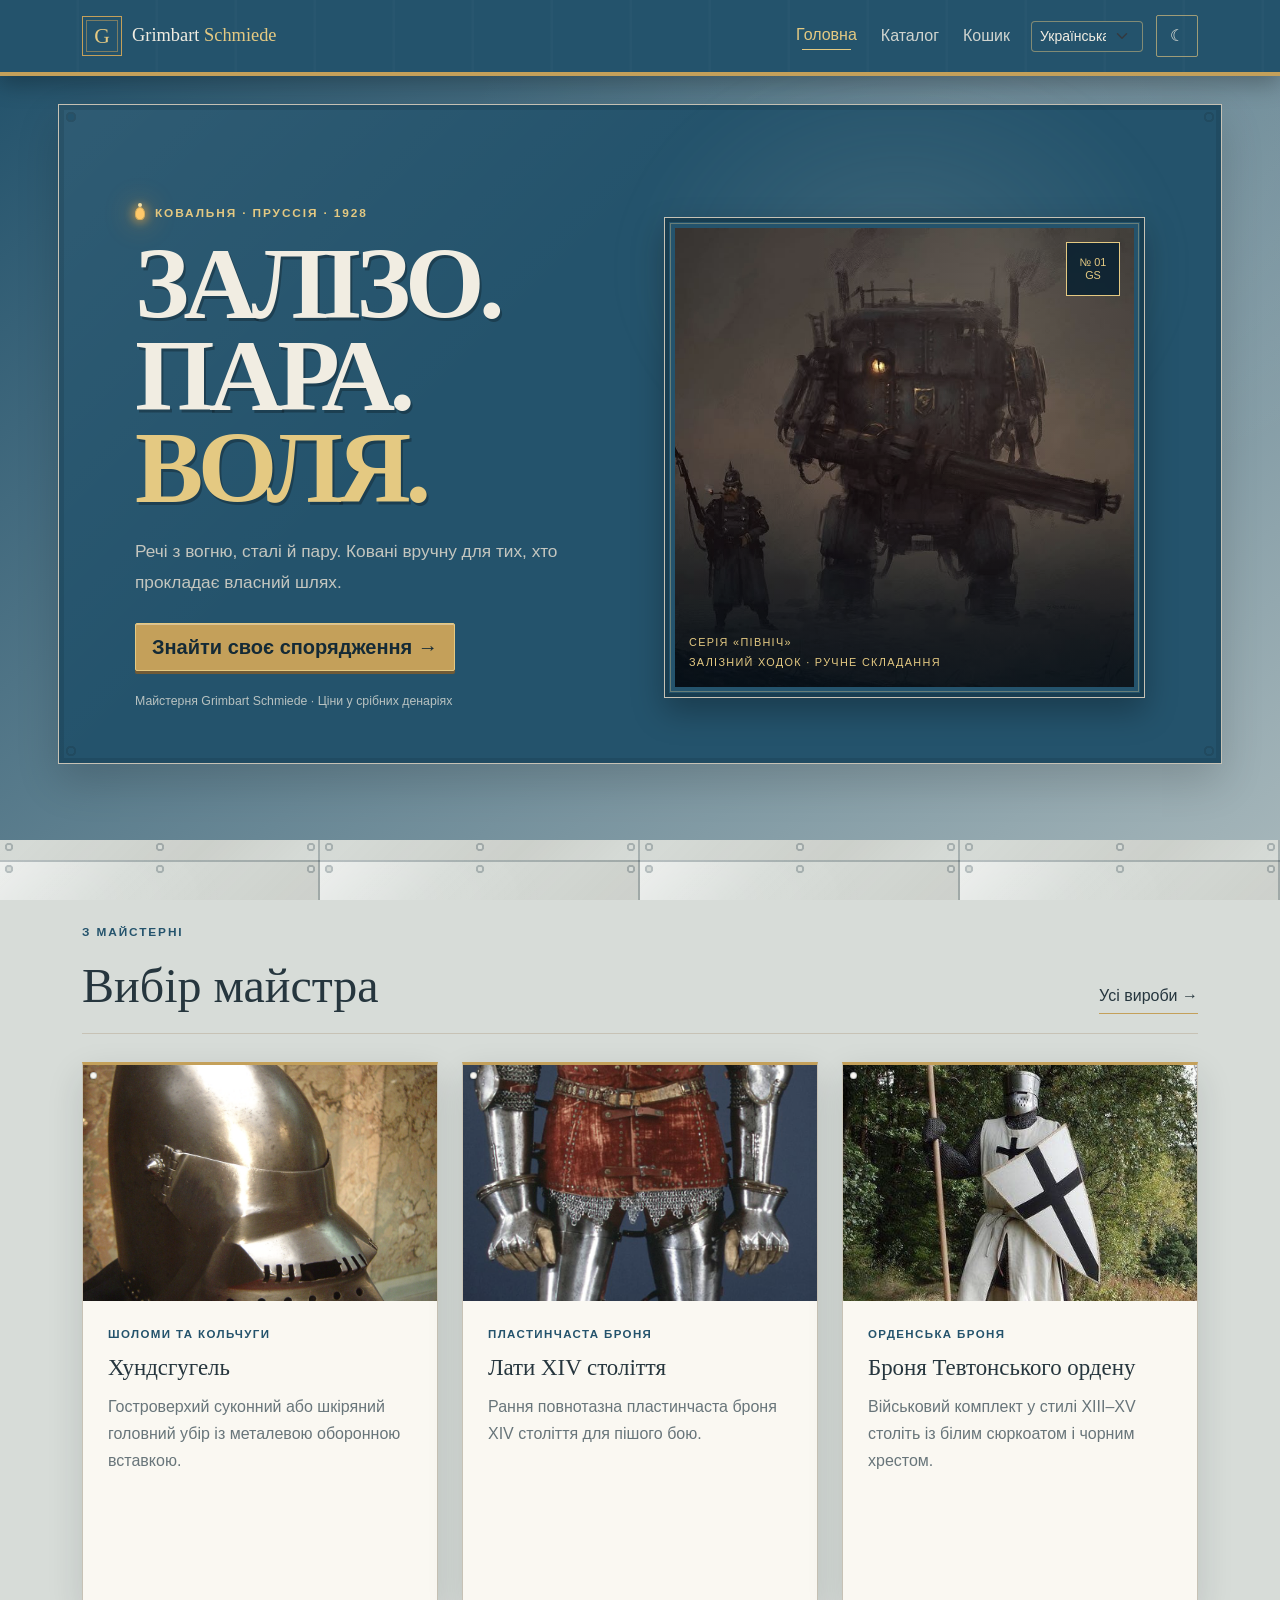
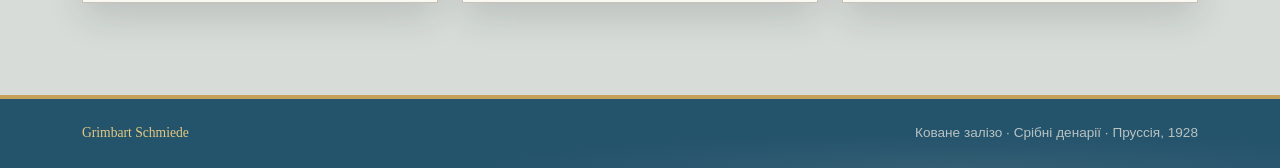
<file: index.html>
<!doctype html>
<html lang="uk">
  <head>
    <meta charset="utf-8">
    <meta name="viewport" content="width=device-width, initial-scale=1">
    <meta name="description" content="Ковані вироби ручної роботи від Grimbart Schmiede.">
    <title>Grimbart Schmiede — ковані вироби ручної роботи</title>
    <link href="https://cdn.jsdelivr.net/npm/bootstrap@5.3.8/dist/css/bootstrap.min.css" rel="stylesheet">
    <link rel="stylesheet" href="static/style.css?v=20261119b">
  </head>
  <body data-page="home">
    <div id="site-header"></div>
    <main>
      <section class="home-hero">
        <div class="container">
          <div class="hero-plate armored-plate row align-items-center g-4 g-lg-5">
            <div class="col-lg-6 hero-copy">
              <p class="eyebrow"><span class="lamp-light" aria-hidden="true"></span> <span data-i18n="homeEyebrow">Ковальня · Пруссія · 1928</span></p>
              <h1><span data-i18n="heroFirst">Залізо.</span><br><span data-i18n="heroSecond">Пара.</span><br><span data-i18n="heroThird">Воля.</span></h1>
              <p class="lead" data-i18n="heroIntro">Речі, народжені у вогні та залізі. Ковані вручну для тих, хто творить власну історію.</p>
              <a class="btn btn-primary btn-lg" href="catalog.html"><span data-i18n="shopNow">Знайти своє спорядження</span> <span aria-hidden="true">→</span></a>
              <p class="hero-note" data-i18n="homeNote">Майстерня Grimbart Schmiede · Ціни у срібних денаріях</p>
            </div>
            <div class="col-lg-6">
              <figure class="hero-art mb-0">
                <span class="plate-stamp" aria-hidden="true">№ 01<br>GS</span>
                <img src="static/images/Grimbart.webp" alt="Механічний ходок із латунними деталями на зимовому полі" data-i18n-alt="heroImageAlt">
                <figcaption><span data-i18n="heroSeries">Серія «Північ»</span> <span data-i18n="heroCaption">Залізний ходок · ручне складання</span></figcaption>
              </figure>
            </div>
          </div>
        </div>
      </section>

      <section class="container featured-section" aria-labelledby="featured-heading">
        <div class="section-heading">
          <div>
            <p class="eyebrow" data-i18n="featuredEyebrow">З майстерні</p>
            <h2 id="featured-heading" data-i18n="featuredTitle">Вибір майстра</h2>
          </div>
          <a class="text-link" href="catalog.html"><span data-i18n="allProducts">Усі вироби</span> <span aria-hidden="true">→</span></a>
        </div>
        <div id="featured-products" class="row g-4" aria-live="polite">
          <div class="col-12"><p class="text-secondary">Завантажуємо вироби…</p></div>
        </div>
      </section>
    </main>
    <div id="site-footer"></div>
    <script src="static/config.js"></script>
    <script src="https://cdn.jsdelivr.net/npm/bootstrap@5.3.8/dist/js/bootstrap.bundle.min.js"></script>
    <script src="script.js?v=20261119b"></script>
  </body>
</html>
</file>
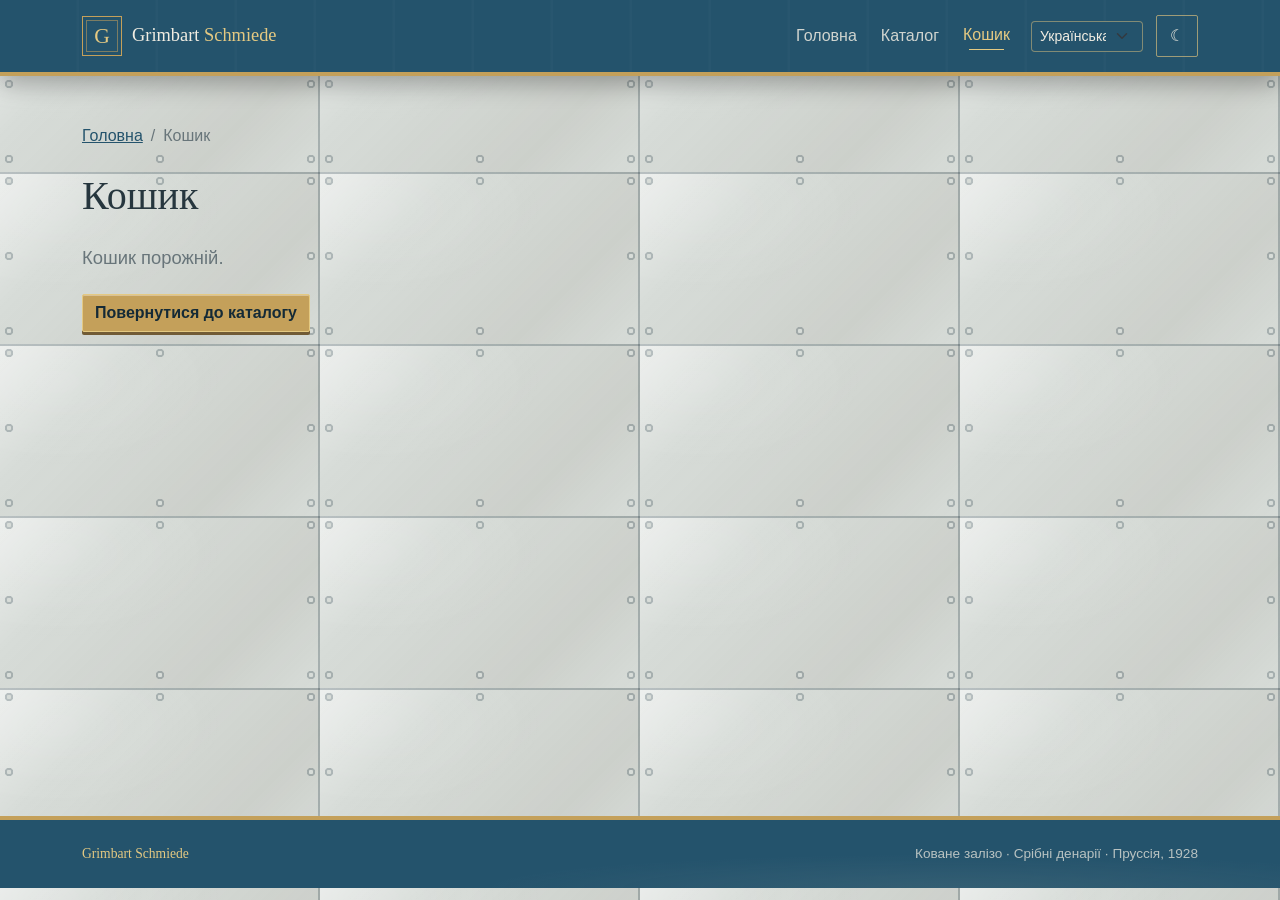
<file: cart.html>
<!doctype html>
<html lang="uk">
  <head>
    <meta charset="utf-8">
    <meta name="viewport" content="width=device-width, initial-scale=1">
    <meta name="description" content="Кошик і оформлення замовлення Grimbart Schmiede.">
    <title>Кошик — Grimbart Schmiede</title>
    <link href="https://cdn.jsdelivr.net/npm/bootstrap@5.3.8/dist/css/bootstrap.min.css" rel="stylesheet">
    <link rel="stylesheet" href="static/style.css?v=20261119b">
  </head>
  <body data-page="cart">
    <div id="site-header"></div>
    <main class="container cart-page py-4 py-md-5">
      <nav class="mb-4" data-i18n-aria-label="breadcrumbLabel">
        <ol class="breadcrumb">
          <li class="breadcrumb-item"><a href="index.html" data-i18n="breadcrumbHome">Головна</a></li>
          <li class="breadcrumb-item active" aria-current="page" data-i18n="cart">Кошик</li>
        </ol>
      </nav>
      <div id="cart-content" aria-live="polite">
        <p class="text-secondary" data-i18n="loading">Завантажуємо…</p>
      </div>
    </main>
    <div id="site-footer"></div>
    <iframe class="order-response-frame" id="order-response-frame" name="order-response-frame" title="Order response" hidden></iframe>
    <script src="static/config.js"></script>
    <script src="https://cdn.jsdelivr.net/npm/bootstrap@5.3.8/dist/js/bootstrap.bundle.min.js"></script>
    <script src="script.js?v=20261119b"></script>
  </body>
</html>
</file>
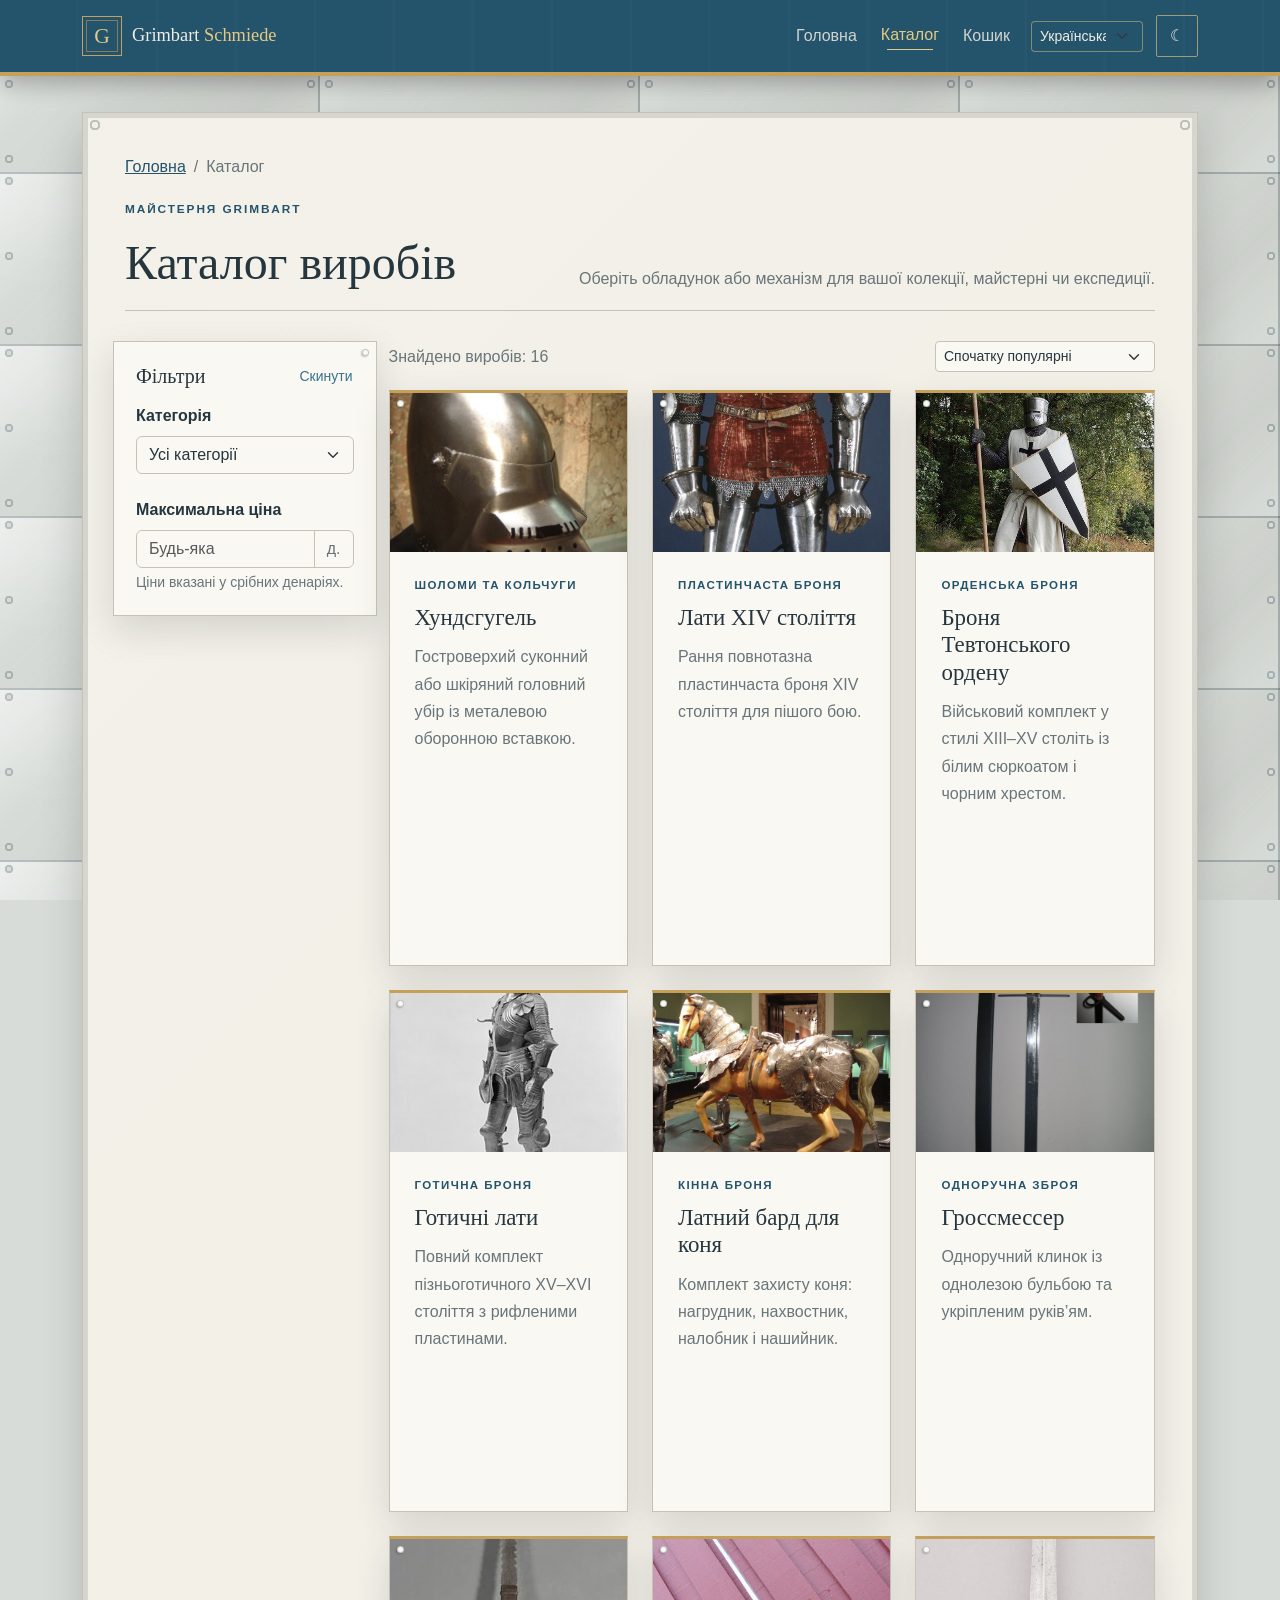
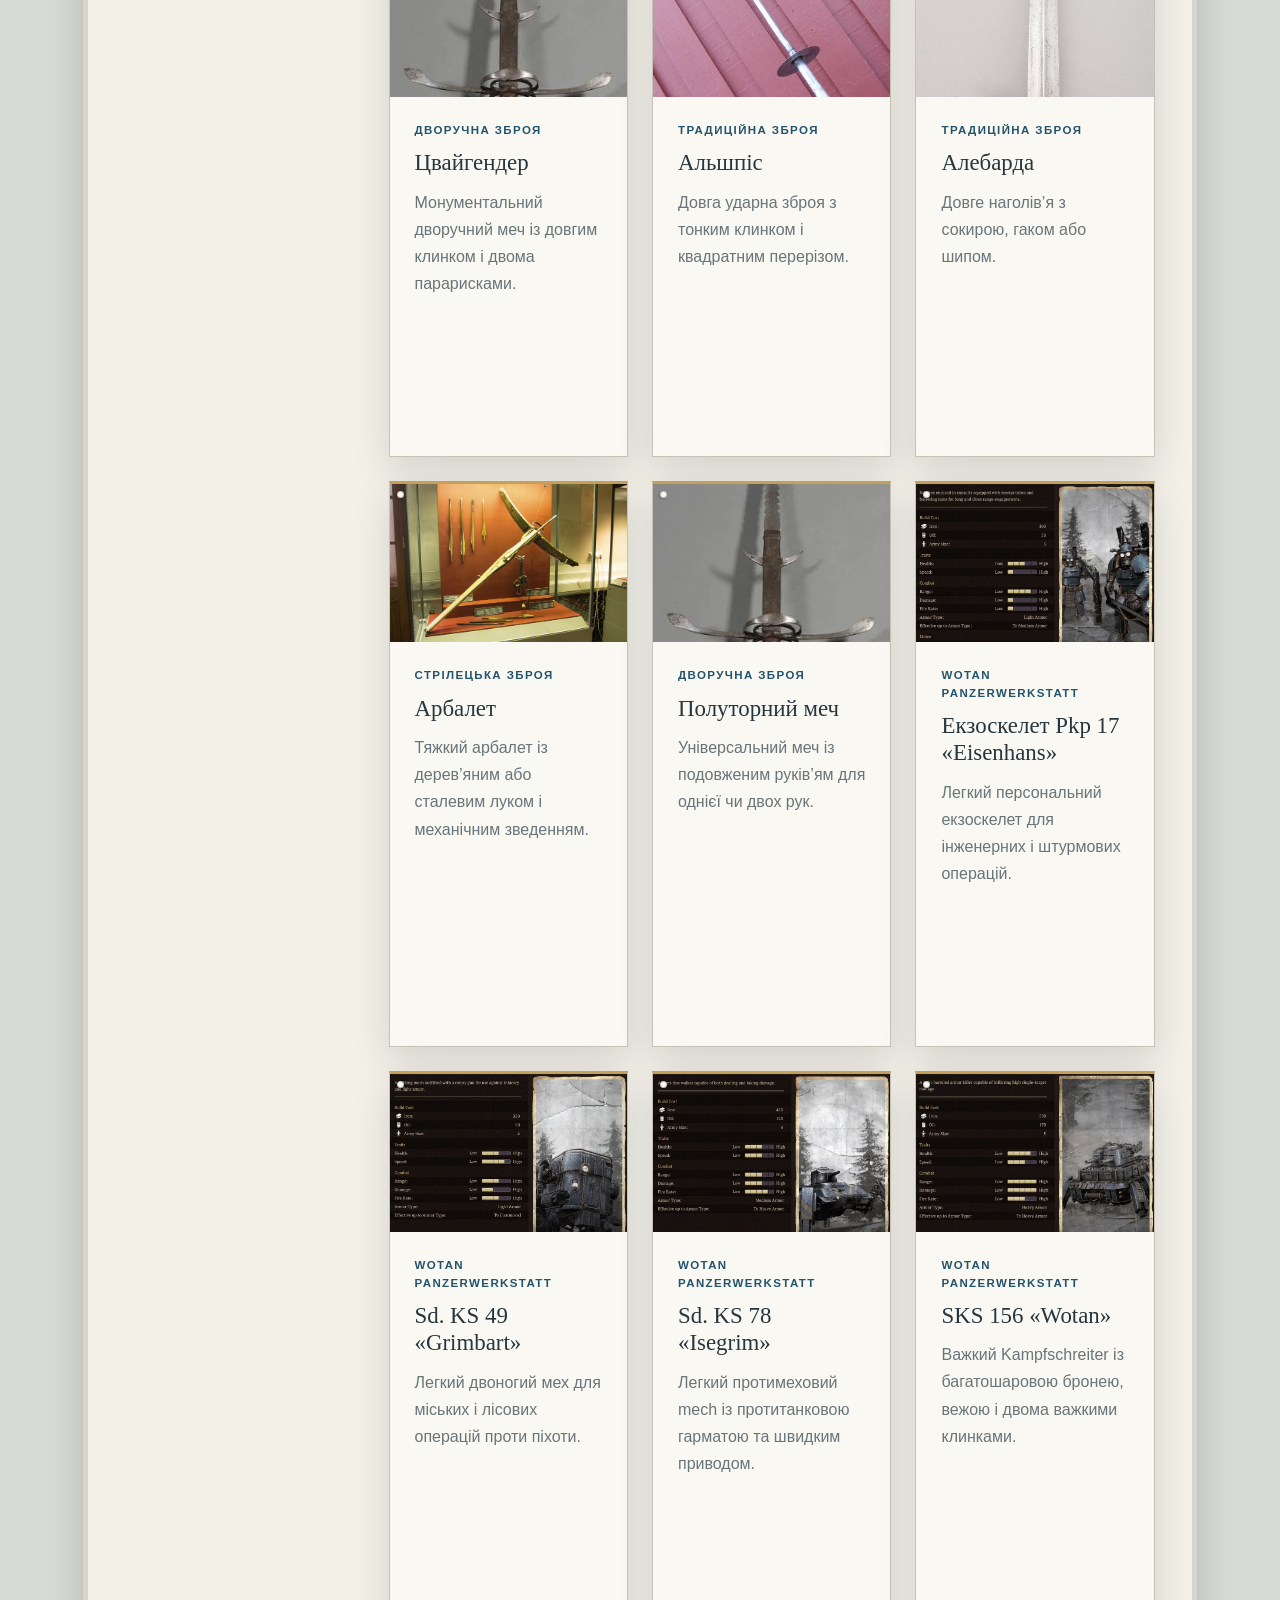
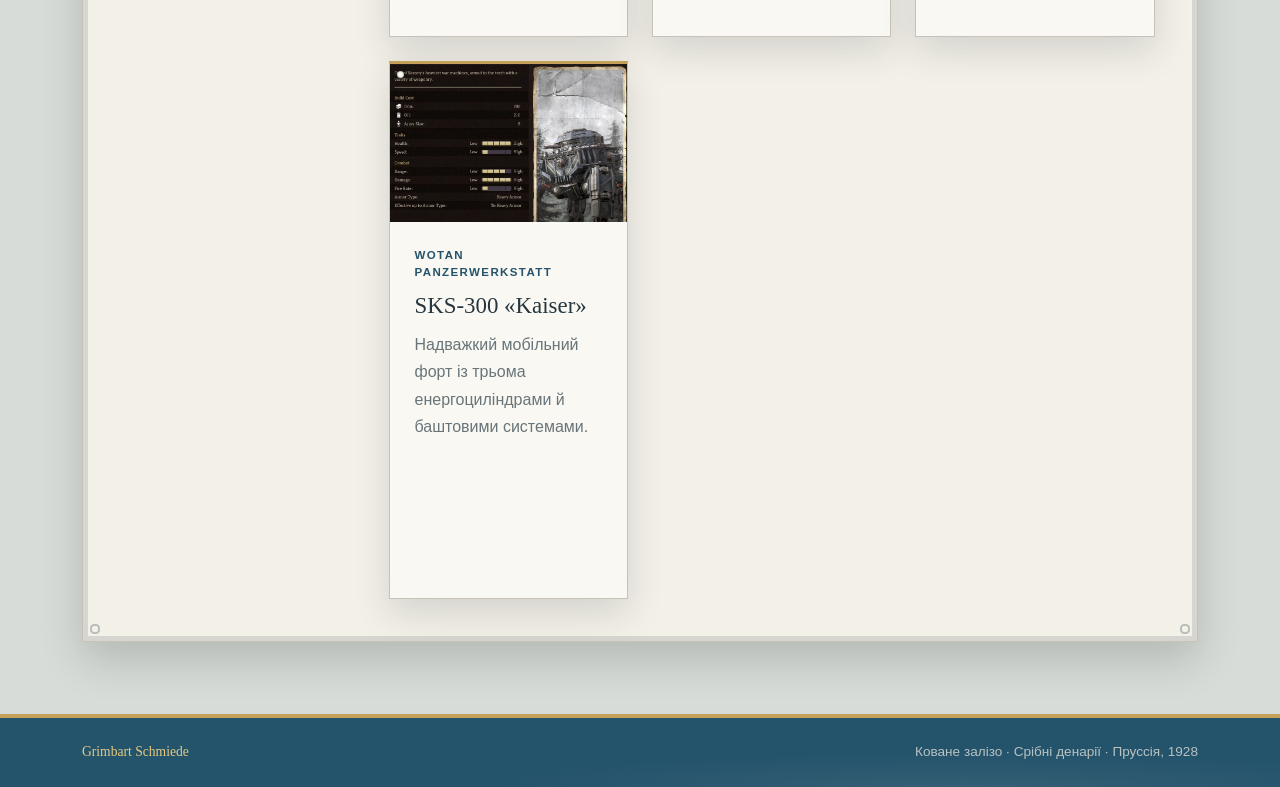
<file: catalog.html>
<!doctype html>
<html lang="uk">
  <head>
    <meta charset="utf-8">
    <meta name="viewport" content="width=device-width, initial-scale=1">
    <meta name="description" content="Пошук і каталог кованих виробів Grimbart Schmiede.">
    <title>Каталог виробів — Grimbart Schmiede</title>
    <link href="https://cdn.jsdelivr.net/npm/bootstrap@5.3.8/dist/css/bootstrap.min.css" rel="stylesheet">
    <link rel="stylesheet" href="static/style.css?v=20261119b">
  </head>
  <body data-page="catalog">
    <div id="site-header"></div>

    <main class="catalog-page">
      <div class="container">
        <!-- Keep the breadcrumb, filters, and results inside the same armor plate. -->
        <div class="catalog-plate armored-plate">
          <nav class="mb-3" data-i18n-aria-label="breadcrumbLabel">
            <ol class="breadcrumb small">
              <li class="breadcrumb-item"><a href="index.html" data-i18n="breadcrumbHome">Головна</a></li>
              <li class="breadcrumb-item active" aria-current="page" data-i18n="breadcrumbCatalog">Каталог</li>
            </ol>
          </nav>
          <div class="catalog-title">
            <div>
              <p class="eyebrow" data-i18n="workshop">Майстерня Grimbart</p>
              <h1 data-i18n="catalogTitle">Каталог виробів</h1>
            </div>
            <p class="text-secondary mb-0" data-i18n="catalogIntro">Знайдіть річ, що пасуватиме саме вашому простору.</p>
          </div>

          <div class="row g-4">
            <aside class="col-md-3 filter-panel" data-i18n-aria-label="filterLabel">
              <div class="d-flex justify-content-between align-items-center mb-3">
                <h2 class="h5 mb-0" data-i18n="filters">Фільтри</h2>
                <button type="button" class="btn btn-sm btn-link p-0" id="reset-filters" data-i18n="reset">Скинути</button>
              </div>
              <label for="category-filter" class="form-label" data-i18n="category">Категорія</label>
              <select id="category-filter" class="form-select mb-4">
                <option value="" data-i18n="allCategories">Усі категорії</option>
              </select>
              <label for="price-filter" class="form-label" data-i18n="maxPrice">Максимальна ціна</label>
              <div class="input-group">
                <input id="price-filter" class="form-control" type="number" min="0" placeholder="Будь-яка" data-i18n-placeholder="anyPrice" data-i18n-aria-label="maxPrice">
                <span class="input-group-text" id="currency-symbol">д.</span>
              </div>
              <div class="form-text" id="currency-description" data-i18n="pricesIn">Ціни вказані у срібних денаріях.</div>
            </aside>

            <section class="col-md-9" data-i18n-aria-label="resultsLabel">
              <div class="catalog-toolbar">
                <p id="result-count" class="mb-0 text-secondary" aria-live="polite"></p>
                <label class="sort-control">
                  <span class="visually-hidden" data-i18n="sort">Сортувати вироби</span>
                  <select id="sort-filter" class="form-select form-select-sm">
                    <option value="popular" data-i18n="popular">Спочатку популярні</option>
                    <option value="price-asc" data-i18n="priceAsc">Від дешевих до дорогих</option>
                    <option value="price-desc" data-i18n="priceDesc">Від дорогих до дешевих</option>
                    <option value="name" data-i18n="sortName">За назвою</option>
                  </select>
                </label>
              </div>
              <div id="product-list" class="row g-4 product-grid" aria-live="polite">
                <div class="col-12"><p class="text-secondary" data-i18n="loading">Завантажуємо вироби…</p></div>
              </div>
            </section>
          </div>
        </div>
      </div>
    </main>

    <div id="site-footer"></div>
    <script src="static/config.js"></script>
    <script src="https://cdn.jsdelivr.net/npm/bootstrap@5.3.8/dist/js/bootstrap.bundle.min.js"></script>
    <script src="script.js?v=20261119b"></script>
  </body>
</html>
</file>
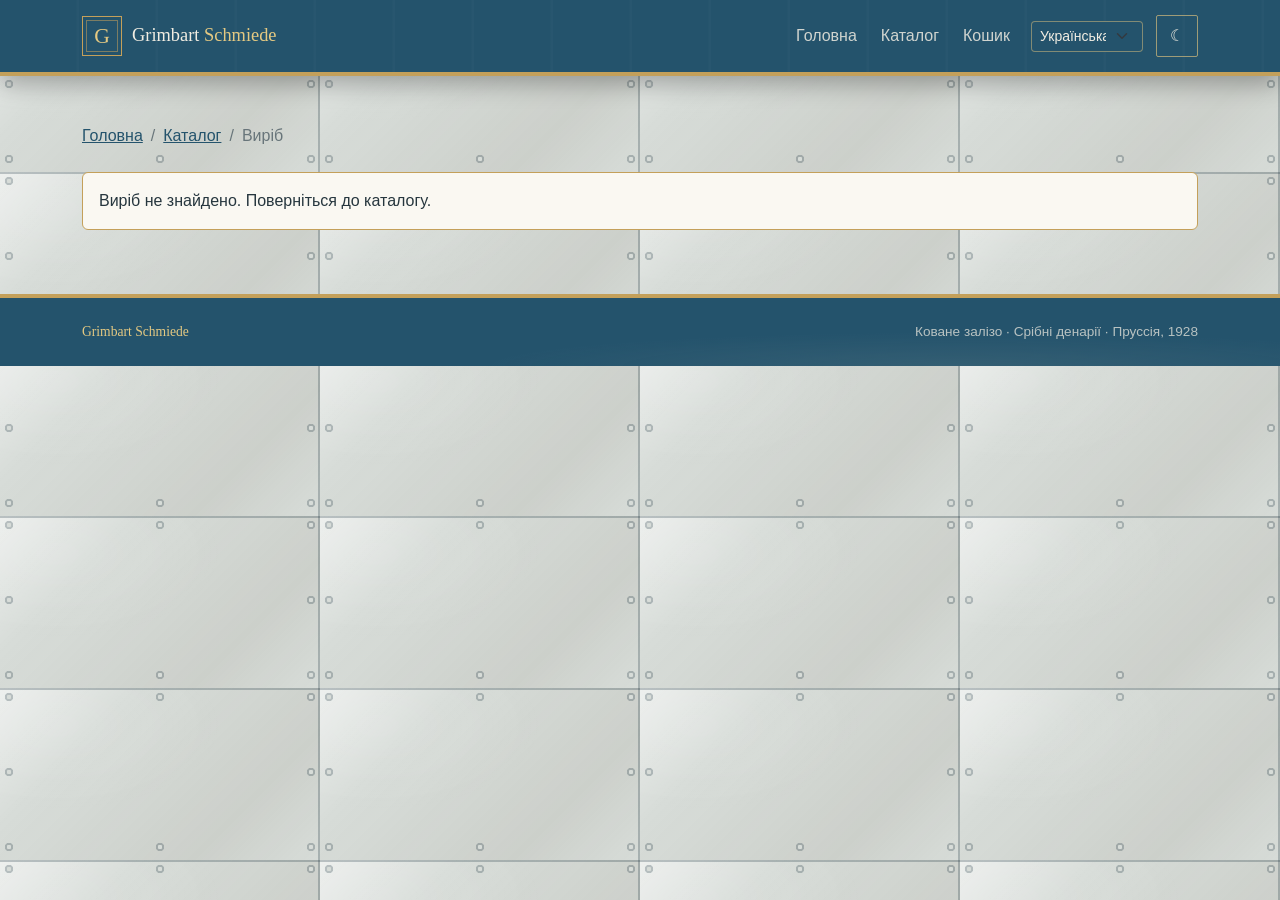
<file: product.html>
<!doctype html>
<html lang="uk">
  <head>
    <meta charset="utf-8">
    <meta name="viewport" content="width=device-width, initial-scale=1">
    <meta name="description" content="Опис виробу Grimbart Schmiede.">
    <title>Виріб — Grimbart Schmiede</title>
    <link href="https://cdn.jsdelivr.net/npm/bootstrap@5.3.8/dist/css/bootstrap.min.css" rel="stylesheet">
    <link rel="stylesheet" href="static/style.css?v=20261119b">
  </head>
  <body data-page="product">
    <div id="site-header"></div>
    <main class="container py-4 py-md-5">
      <nav class="mb-4" data-i18n-aria-label="breadcrumbLabel">
        <ol class="breadcrumb">
          <li class="breadcrumb-item"><a href="index.html" data-i18n="breadcrumbHome">Головна</a></li>
          <li class="breadcrumb-item"><a href="catalog.html" data-i18n="breadcrumbCatalog">Каталог</a></li>
          <li class="breadcrumb-item active" aria-current="page" id="product-breadcrumb">Виріб</li>
        </ol>
      </nav>
      <div id="product-detail" aria-live="polite">
        <p class="text-secondary">Завантажуємо опис виробу…</p>
      </div>
    </main>
    <div id="site-footer"></div>
    <script src="static/config.js"></script>
    <script src="https://cdn.jsdelivr.net/npm/bootstrap@5.3.8/dist/js/bootstrap.bundle.min.js"></script>
    <script src="script.js?v=20261119b"></script>
  </body>
</html>
</file>
<file: static/style.css>
html {
  scroll-padding-top: 88px;
}

[id] {
  scroll-margin-top: 88px;
}

/* Keep the lighter interface steel-blue rather than switching to a separate color family. */
:root,
:root[data-bs-theme="light"] {
  color-scheme: light;
  --ivory: #f1ede2;
  --ivory-muted: #c4c6bf;
  --ivory-soft: rgb(241 237 226 / 72%);
  --blue: #39738f;
  --blue-deep: #24536c;
  --gold: #c4a05a;
  --gold-light: #e4c982;
  --price: #24536c;
  --page: #d7dcd8;
  --panel: #f3f0e8;
  --panel-raised: #faf8f2;
  --ink: #26363e;
  --muted: #68757a;
  --line: #c7c2b5;
  --plate-edge: rgb(24 48 59 / 25%);
  --plate-highlight: rgb(255 255 255 / 55%);
  --grime: rgb(77 66 44 / 8%);
  --shadow: 0 14px 34px rgb(22 33 40 / 14%);
}

:root[data-bs-theme="dark"] {
  color-scheme: dark;
  --blue: #285d78;
  --blue-deep: #173c52;
  --price: #e5ca83;
  --page: #173c52;
  --panel: #1b272d;
  --panel-raised: #202e34;
  --ink: #e8e4d9;
  --muted: #a4aca9;
  --line: #3a474a;
  --plate-edge: rgb(0 0 0 / 55%);
  --plate-highlight: rgb(173 191 194 / 10%);
  --grime: rgb(0 0 0 / 25%);
  --shadow: 0 16px 38px rgb(0 0 0 / 32%);
}

* {
  box-sizing: border-box;
}

body {
  position: relative;
  isolation: isolate;
  min-height: 100vh;
  background-color: var(--page);
  color: var(--ink);
  font-family: "Trebuchet MS", Arial, sans-serif;
  transition: background-color 420ms ease-out, color 420ms ease-out;
}

/* Low-profile armor tiles; the rivet heads blend into each plate instead of reading as gold dots. */
body::before {
  position: fixed;
  z-index: -1;
  inset: 0;
  background-image:
    radial-gradient(circle at 9px 9px, var(--page) 0 2px, var(--plate-edge) 2.5px 4px, transparent 4.5px),
    radial-gradient(circle at 160px 9px, var(--page) 0 2px, var(--plate-edge) 2.5px 4px, transparent 4.5px),
    radial-gradient(circle at 311px 9px, var(--page) 0 2px, var(--plate-edge) 2.5px 4px, transparent 4.5px),
    radial-gradient(circle at 9px 84px, var(--page) 0 2px, var(--plate-edge) 2.5px 4px, transparent 4.5px),
    radial-gradient(circle at 311px 84px, var(--page) 0 2px, var(--plate-edge) 2.5px 4px, transparent 4.5px),
    radial-gradient(circle at 9px 159px, var(--page) 0 2px, var(--plate-edge) 2.5px 4px, transparent 4.5px),
    radial-gradient(circle at 160px 159px, var(--page) 0 2px, var(--plate-edge) 2.5px 4px, transparent 4.5px),
    radial-gradient(circle at 311px 159px, var(--page) 0 2px, var(--plate-edge) 2.5px 4px, transparent 4.5px),
    linear-gradient(90deg, transparent calc(100% - 2px), var(--plate-edge) calc(100% - 2px)),
    linear-gradient(0deg, transparent calc(100% - 2px), var(--plate-edge) calc(100% - 2px)),
    linear-gradient(135deg, var(--plate-highlight), transparent 28%, var(--grime) 74%, transparent),
    radial-gradient(ellipse at 18% 22%, rgb(255 255 255 / 10%), transparent 44%);
  background-color: var(--page);
  background-size: 320px 172px;
  background-repeat: repeat;
  content: "";
  pointer-events: none;
  transition: background-color 520ms ease-out, background-image 520ms ease-out;
}

@import url("https://fonts.googleapis.com/css2?family=Great+Vibes&display=swap");

h1,
h2,
h3 {
  font-family: "Great Vibes", cursive;
}

.navbar-brand,
.footer-brand,
.product-card .product-title,
.product-detail-layout h1,
.hero-banner h1 {
  font-family: "Great Vibes", cursive;
}

#site-header {
  position: sticky;
  z-index: 1030;
  top: 0;
}

.site-navbar {
  position: relative;
  z-index: 3;
  min-height: 76px;
  background:
    repeating-linear-gradient(90deg, transparent 0 76px, rgb(255 255 255 / 2%) 77px 79px),
    var(--blue-deep);
  border-bottom: 4px solid var(--gold);
  box-shadow: 0 8px 22px rgb(0 0 0 / 28%);
  backdrop-filter: blur(10px);
  transition: background 520ms ease-out, border-color 420ms ease-out, box-shadow 320ms ease-out;
}

.site-navbar .navbar-brand,
.site-navbar .nav-link {
  color: var(--ivory);
}

.site-navbar .navbar-brand {
  display: inline-flex;
  align-items: center;
  gap: 10px;
  font-size: 1.15rem;
}

.brand-mark {
  display: grid;
  width: 40px;
  height: 40px;
  place-items: center;
  border: 1px solid var(--gold);
  box-shadow: inset 0 0 0 3px var(--blue-deep), inset 0 0 0 4px rgb(197 161 91 / 55%);
  color: var(--gold-light);
  font-size: 1.35rem;
}

.brand-light,
.footer-brand {
  color: var(--gold-light);
}

.site-navbar .navbar-nav {
  align-items: center;
  gap: 8px;
}

.navbar .nav-link {
  display: flex;
  min-height: 44px;
  align-items: center;
  padding-inline: 14px;
  color: var(--ivory);
  opacity: 0.84;
  transition: color 260ms ease-out, opacity 260ms ease-out, transform 260ms ease-out;
}

.site-navbar .nav-link:hover,
.site-navbar .nav-link.active {
  color: var(--gold-light);
  opacity: 1;
  transform: translateY(-1px);
}

.site-navbar .navbar-toggler {
  border-color: rgb(224 196 126 / 65%);
}

#site-header .navbar-toggler-icon {
  filter: invert(1);
}

.language-item,
.theme-item {
  display: flex;
  align-items: center;
}

.language-select {
  min-width: 112px;
  border-color: rgb(224 196 126 / 55%);
  background-color: rgb(255 255 255 / 8%);
  color: var(--ivory);
}

.language-select option {
  color: #26363e;
  background: #f4f0e6;
}

.theme-toggle {
  display: grid;
  width: 42px;
  min-height: 42px;
  padding: 6px;
  place-items: center;
  border: 1px solid rgb(224 196 126 / 65%);
  border-radius: 2px;
  background: transparent;
  color: var(--ivory);
  font: inherit;
  transition: background-color 320ms ease-out, border-color 320ms ease-out, color 320ms ease-out, transform 320ms ease-out;
}

.theme-toggle:hover,
.theme-toggle:focus-visible {
  background: rgb(224 196 126 / 12%);
  color: var(--gold-light);
  transform: translateY(-2px);
}

.home-hero {
  position: relative;
  overflow: hidden;
  padding: clamp(32px, 6vw, 76px) 0;
  background:
    radial-gradient(ellipse at 76% 10%, rgb(255 255 255 / 10%), transparent 32rem),
    linear-gradient(140deg, var(--blue-deep), var(--page) 140%);
  color: var(--ivory);
  transition: background 520ms ease-out, color 420ms ease-out;
}

.hero-plate {
  padding: clamp(24px, 5vw, 52px);
}

.hero-plate::after {
  position: absolute;
  z-index: -1;
  top: -50px;
  right: 4%;
  width: 47%;
  height: 65%;
  border-radius: 50%;
  background: radial-gradient(ellipse, rgb(192 196 184 / 16%), rgb(192 196 184 / 7%) 38%, transparent 72%);
  content: "";
  filter: blur(20px);
  animation: boiler-smoke 12s ease-out infinite alternate;
  pointer-events: none;
}

.eyebrow {
  display: flex;
  align-items: center;
  gap: 10px;
  margin-bottom: 15px;
  color: var(--gold-light);
  font-size: 0.74rem;
  font-weight: 700;
  letter-spacing: 0.16em;
  text-transform: uppercase;
}

.section-heading .eyebrow,
.catalog-title .eyebrow,
.product-category {
  color: var(--blue-deep);
}

[data-bs-theme="dark"] .section-heading .eyebrow,
[data-bs-theme="dark"] .catalog-title .eyebrow,
[data-bs-theme="dark"] .product-category {
  color: var(--gold-light);
}

.lamp-light {
  position: relative;
  display: inline-block;
  width: 10px;
  height: 13px;
  border: 1px solid #d5ad5b;
  border-radius: 50% 50% 42% 42%;
  background: #ffc96a;
  box-shadow: 0 0 8px 3px rgb(255 177 69 / 45%), 0 0 26px 8px rgb(255 160 51 / 19%);
}

.lamp-light::before {
  position: absolute;
  top: -5px;
  left: 2px;
  width: 4px;
  height: 4px;
  border-radius: 50%;
  background: #f6e1a3;
  content: "";
  animation: lamp-flicker 2.8s ease-out infinite alternate;
}

.home-hero h1 {
  margin: 0 0 22px;
  color: var(--ivory);
  font-size: clamp(3.2rem, 8vw, 6.4rem);
  font-weight: 700;
  letter-spacing: -0.055em;
  line-height: 0.9;
  text-shadow: 2px 3px 0 rgb(0 0 0 / 25%);
  text-transform: uppercase;
  animation: plate-rise 650ms cubic-bezier(0.16, 1, 0.3, 1) both;
}

.home-hero h1 span {
  color: var(--ivory);
}

.home-hero h1 span:last-of-type {
  color: var(--gold-light);
}

.hero-copy .lead {
  max-width: 470px;
  margin-bottom: 25px;
  color: var(--ivory-muted);
  font-size: 1.08rem;
  line-height: 1.8;
}

.btn-primary {
  --bs-btn-color: #142a36;
  --bs-btn-bg: var(--gold);
  --bs-btn-border-color: var(--gold-light);
  --bs-btn-hover-color: #101d24;
  --bs-btn-hover-bg: var(--gold-light);
  --bs-btn-hover-border-color: var(--gold-light);
  --bs-btn-active-bg: var(--gold);
  --bs-btn-active-border-color: var(--gold);
  --bs-btn-border-radius: 2px;
  box-shadow: inset 0 1px rgb(255 255 255 / 35%), 0 3px 0 #715b36;
  font-weight: 700;
  transition: color 320ms ease-out, background-color 320ms ease-out, border-color 320ms ease-out, box-shadow 320ms ease-out, transform 320ms ease-out;
}

.btn-primary:hover,
.btn-outline-primary:hover {
  transform: translateY(-2px);
}

.btn-outline-primary {
  --bs-btn-color: var(--blue);
  --bs-btn-border-color: var(--blue);
  --bs-btn-hover-color: var(--ivory);
  --bs-btn-hover-bg: var(--blue);
  --bs-btn-hover-border-color: var(--blue);
  --bs-btn-border-radius: 2px;
  transition: color 320ms ease-out, background-color 320ms ease-out, border-color 320ms ease-out, transform 320ms ease-out;
}

[data-bs-theme="dark"] .btn-outline-primary {
  --bs-btn-color: var(--gold-light);
  --bs-btn-border-color: var(--gold);
  --bs-btn-hover-color: var(--ivory);
  --bs-btn-hover-bg: var(--gold);
  --bs-btn-hover-border-color: var(--gold);
}

.hero-note {
  margin: 21px 0 0;
  color: var(--ivory-soft);
  font-size: 0.77rem;
}

.hero-note span {
  padding-inline: 5px;
  color: var(--gold);
}

.hero-art {
  position: relative;
  max-width: 560px;
  margin-left: auto;
  padding: 10px;
  border: 1px solid var(--line);
  background: var(--blue-deep);
  box-shadow: inset 0 0 0 4px rgb(5 20 29 / 35%), 0 14px 30px rgb(0 0 0 / 28%);
  animation: plate-rise 750ms cubic-bezier(0.16, 1, 0.3, 1) 100ms both;
}

.hero-art::before {
  position: absolute;
  z-index: 1;
  inset: 10px;
  background:
    linear-gradient(0deg, rgb(6 18 27 / 75%), transparent 45%),
    radial-gradient(ellipse at 70% 8%, rgb(222 212 187 / 12%), transparent 40%);
  content: "";
  pointer-events: none;
}

.hero-art::after {
  position: absolute;
  top: 5px;
  right: 5px;
  bottom: 5px;
  left: 5px;
  border: 1px solid rgb(235 208 145 / 34%);
  content: "";
  pointer-events: none;
}

.hero-art img {
  display: block;
  width: 100%;
  max-height: 570px;
  aspect-ratio: 1 / 1;
  object-fit: cover;
  object-position: center 42%;
  filter: saturate(0.74) contrast(1.06);
  transition: filter 550ms ease-out, transform 750ms cubic-bezier(0.16, 1, 0.3, 1);
}

.hero-art:hover img {
  filter: saturate(0.92) contrast(1.08);
  transform: scale(1.025);
}

.plate-stamp {
  position: absolute;
  z-index: 2;
  top: 24px;
  right: 24px;
  display: grid;
  width: 54px;
  height: 54px;
  place-content: center;
  border: 1px solid var(--gold-light);
  background: rgb(10 34 49 / 88%);
  color: var(--gold-light);
  font-size: 0.68rem;
  line-height: 1.2;
  text-align: center;
}

.hero-art figcaption {
  position: absolute;
  z-index: 2;
  right: 24px;
  bottom: 23px;
  left: 24px;
  color: #fff5dc;
  font-family: Georgia, "Times New Roman", serif;
}

.hero-art figcaption span {
  display: block;
  margin-bottom: 4px;
  color: var(--gold-light);
  font-family: "Trebuchet MS", Arial, sans-serif;
  font-size: 0.68rem;
  letter-spacing: 0.12em;
  text-transform: uppercase;
}

.field-notes {
  position: relative;
  overflow: hidden;
  padding: clamp(54px, 8vw, 88px) 0;
  background:
    radial-gradient(ellipse at 50% 100%, rgb(255 255 255 / 8%), transparent 48%),
    linear-gradient(145deg, var(--blue-deep), var(--page));
  color: var(--ivory);
  transition: background 520ms ease-out, color 420ms ease-out;
}

.field-notes::before {
  position: absolute;
  top: -90px;
  right: 12%;
  width: 42%;
  height: 240px;
  border-radius: 50%;
  background: rgb(191 195 183 / 9%);
  content: "";
  filter: blur(38px);
  pointer-events: none;
}

.field-notes .container {
  position: relative;
}

.field-notes-heading {
  align-items: end;
  border-color: rgb(228 201 130 / 40%);
}

.field-notes .field-notes-heading h2 {
  color: var(--ivory);
}

.field-notes-heading .eyebrow {
  color: var(--gold-light);
}

.field-notes-intro {
  max-width: 360px;
  margin: 0;
  color: var(--ivory-muted);
  line-height: 1.7;
}

.archive-card {
  position: relative;
  overflow: hidden;
  aspect-ratio: 1.15 / 1;
  border: 1px solid rgb(228 201 130 / 55%);
  background: var(--blue-deep);
  box-shadow: inset 0 0 0 5px rgb(3 14 22 / 28%), 0 12px 28px rgb(0 0 0 / 24%);
  animation: plate-rise 650ms cubic-bezier(0.16, 1, 0.3, 1) both;
}

.archive-card::before {
  position: absolute;
  z-index: 1;
  inset: 7px;
  border: 1px solid rgb(228 201 130 / 25%);
  content: "";
  pointer-events: none;
}

.archive-card img {
  display: block;
  width: 100%;
  height: 100%;
  object-fit: cover;
  filter: saturate(0.7) contrast(1.05);
  transition: transform 550ms cubic-bezier(0.16, 1, 0.3, 1), filter 550ms ease-out;
}

.archive-card:hover img {
  transform: scale(1.04);
  filter: saturate(0.9) contrast(1.08);
}

.archive-card-machine {
  background: radial-gradient(ellipse at 50% 58%, rgb(196 160 90 / 14%), transparent 42%), var(--blue-deep);
}

.archive-card-machine img {
  object-fit: contain;
  padding: 8px;
}

.archive-card figcaption {
  position: absolute;
  z-index: 2;
  right: 18px;
  bottom: 17px;
  left: 18px;
  color: #fff5dc;
  font-family: Georgia, "Times New Roman", serif;
  font-size: 1.12rem;
  text-shadow: 0 2px 8px rgb(0 0 0 / 65%);
}

.archive-card figcaption span {
  display: block;
  margin-bottom: 4px;
  color: var(--gold-light);
  font-family: "Trebuchet MS", Arial, sans-serif;
  font-size: 0.65rem;
  font-weight: 700;
  letter-spacing: 0.14em;
  text-transform: uppercase;
}

.featured-section {
  padding-top: clamp(48px, 8vw, 84px);
  padding-bottom: clamp(56px, 8vw, 92px);
}

.section-heading,
.catalog-title {
  display: flex;
  flex-wrap: wrap;
  justify-content: space-between;
  align-items: end;
  gap: 16px;
  margin-bottom: 28px;
  padding-bottom: 19px;
  border-bottom: 1px solid var(--line);
}

.section-heading h2,
.catalog-title h1 {
  margin: 0;
  color: var(--ink);
  font-size: clamp(2rem, 4vw, 3rem);
}

.text-link {
  padding-bottom: 5px;
  border-bottom: 1px solid var(--gold);
  color: var(--ink);
  text-decoration: none;
  transition: color 280ms ease-out, border-color 280ms ease-out, transform 280ms ease-out;
}

.text-link:hover,
.text-link:focus-visible {
  color: var(--blue);
  border-color: var(--blue);
  transform: translateX(3px);
}

/* Product cards keep the shared steel-and-brass palette and lift gently on hover. */
.product-card {
  position: relative;
  overflow: hidden;
  background: var(--panel-raised);
  border: 1px solid var(--line);
  border-top: 3px solid var(--gold);
  box-shadow: var(--shadow);
  animation: plate-rise 550ms cubic-bezier(0.16, 1, 0.3, 1) both;
  transition: background 420ms ease-out, border-color 320ms ease-out, box-shadow 320ms ease-out, transform 420ms cubic-bezier(0.16, 1, 0.3, 1);
}

.product-card::before,
.product-card::after,
.filter-panel::before,
.product-detail-card::before {
  position: absolute;
  top: 7px;
  right: 7px;
  width: 7px;
  height: 7px;
  border: 1px solid var(--plate-edge);
  border-radius: 50%;
  background: var(--rivet-surface, var(--panel-raised));
  box-shadow: -1px 1px 2px rgb(0 0 0 / 22%);
  content: "";
}

.product-card::after {
  right: auto;
  left: 7px;
}

.product-card:hover {
  transform: translateY(-5px);
  border-color: var(--gold);
  box-shadow: 0 20px 38px rgb(22 33 40 / 20%);
}

.product-card-body {
  display: flex;
  height: 100%;
  flex-direction: column;
  padding: 25px;
}

.product-image-link {
  display: block;
  overflow: hidden;
  background: var(--blue-deep);
}

.product-card-image {
  display: block;
  width: 100%;
  aspect-ratio: 1.5 / 1;
  object-fit: cover;
  filter: saturate(0.78);
  transition: filter 420ms ease-out, transform 650ms cubic-bezier(0.16, 1, 0.3, 1);
}

.product-card:hover .product-card-image {
  filter: saturate(1);
  transform: scale(1.035);
}

.product-category {
  margin-bottom: 10px;
  font-size: 0.72rem;
  font-weight: 700;
  letter-spacing: 0.12em;
  text-transform: uppercase;
}

.product-title {
  margin-bottom: 12px;
  color: var(--ink);
  font-size: 1.43rem;
}

.product-title a {
  color: inherit;
}

.product-description {
  color: var(--muted);
  line-height: 1.7;
}

.product-price {
  margin-top: auto;
  margin-bottom: 18px;
  color: var(--price);
  font-family: Georgia, "Times New Roman", serif;
  font-size: 1.28rem;
  font-weight: 700;
  transition: color 420ms ease-out;
}

.product-link {
  align-self: flex-start;
}

.catalog-page {
  min-height: calc(100vh - 160px);
}

.catalog-title {
  margin: 22px 0 30px;
}

.filter-panel {
  position: relative;
  align-self: start;
  padding: 22px;
  background: var(--panel-raised);
  border: 1px solid var(--line);
  box-shadow: var(--shadow);
  transition: background 520ms ease-out, border-color 420ms ease-out, box-shadow 420ms ease-out;
}

.filter-panel h2,
.form-label {
  color: var(--ink);
}

.form-label {
  font-weight: 600;
}

.form-control,
.form-select,
.input-group-text {
  background-color: var(--panel-raised);
  border-color: var(--line);
  color: var(--ink);
  transition: background-color 360ms ease-out, border-color 280ms ease-out, box-shadow 280ms ease-out, color 360ms ease-out;
}

.form-control:focus,
.form-select:focus {
  border-color: var(--gold);
  box-shadow: 0 0 0 0.2rem rgb(197 161 91 / 24%);
}

.input-group-text {
  color: var(--muted);
}

.form-text,
.text-secondary {
  color: var(--muted) !important;
}

.alert-warning,
.alert-danger {
  background: var(--panel-raised);
  border-color: var(--gold);
  color: var(--ink);
}

.catalog-toolbar {
  /* Keep the result count and sort control aligned, while allowing them to wrap on phones. */
  display: flex;
  flex-wrap: wrap;
  justify-content: space-between;
  align-items: center;
  gap: 12px;
  margin-bottom: 18px;
}

.sort-control {
  min-width: min(100%, 220px);
}

.language-item {
  display: flex;
  align-items: center;
  padding-inline: 5px;
}

.language-select {
  width: 108px;
  border-color: rgb(224 196 126 / 50%);
  background-color: var(--blue-deep);
  color: var(--ivory);
}

.language-select option {
  background: var(--panel);
  color: var(--ink);
}

.cart-nav-link {
  gap: 5px;
}

.cart-count {
  display: inline-grid;
  min-width: 20px;
  height: 20px;
  place-items: center;
  border-radius: 50%;
  background: var(--gold);
  color: #142a36;
  font-family: "Trebuchet MS", Arial, sans-serif;
  font-size: 0.72rem;
  font-weight: 700;
}

.cart-count[hidden] {
  display: none;
}

.btn-link {
  color: var(--blue);
  text-decoration-color: transparent;
  transition: color 280ms ease-out, text-decoration-color 280ms ease-out;
}

.btn-link:hover,
.btn-link:focus-visible {
  color: var(--blue-deep);
  text-decoration-color: currentColor;
}

/* Keep links and small controls legible on the deeper night palette. */
[data-bs-theme="dark"] .text-link,
[data-bs-theme="dark"] .btn-link,
[data-bs-theme="dark"] .breadcrumb a {
  color: var(--gold-light);
}

.breadcrumb {
  --bs-breadcrumb-divider-color: var(--muted);
  --bs-breadcrumb-item-active-color: var(--muted);
  color: var(--muted);
}

.breadcrumb a {
  color: var(--blue-deep);
}

/* Use one shared plate treatment for the home hero and the catalog workspace. */
.armored-plate {
  position: relative;
  isolation: isolate;
  border: 1px solid var(--line);
  background-color: var(--armour-surface);
  background-image:
    radial-gradient(circle at 12px 12px, var(--armour-surface) 0 3px, var(--plate-edge) 3.5px 5px, transparent 5.5px),
    radial-gradient(circle at calc(100% - 12px) 12px, var(--armour-surface) 0 3px, var(--plate-edge) 3.5px 5px, transparent 5.5px),
    radial-gradient(circle at 12px calc(100% - 12px), var(--armour-surface) 0 3px, var(--plate-edge) 3.5px 5px, transparent 5.5px),
    radial-gradient(circle at calc(100% - 12px) calc(100% - 12px), var(--armour-surface) 0 3px, var(--plate-edge) 3.5px 5px, transparent 5.5px),
    linear-gradient(135deg, rgb(255 255 255 / 5%), transparent 38%);
  box-shadow: inset 0 0 0 5px rgb(5 20 29 / 12%), 0 18px 40px rgb(0 0 0 / 16%);
  transition: background 520ms ease-out, border-color 420ms ease-out, box-shadow 420ms ease-out;
}

.hero-plate {
  --armour-surface: var(--blue-deep);
}

.catalog-plate {
  --armour-surface: var(--panel);
  margin-block: 36px 72px;
  padding: clamp(20px, 4vw, 42px);
  animation: plate-rise 650ms cubic-bezier(0.16, 1, 0.3, 1) both;
}

.product-detail-layout {
  padding-bottom: 28px;
}

.product-detail-card {
  --rivet-surface: var(--panel);
  /* Product cards keep the shared steel-and-brass palette and let hover lift do the decoration. */
  position: relative;
  padding: clamp(28px, 5vw, 54px);
  background: var(--panel);
  border: 1px solid var(--line);
  box-shadow: var(--shadow);
  animation: plate-rise 600ms cubic-bezier(0.16, 1, 0.3, 1) both;
  transition: background 520ms ease-out, border-color 420ms ease-out, box-shadow 420ms ease-out;
}

.product-detail-card h1 {
  color: var(--ink);
  font-size: clamp(2rem, 5vw, 3.5rem);
}

/* The product gallery keeps several workshop views visible below the main image. */
.product-gallery-thumbnails {
  display: grid;
  grid-template-columns: repeat(3, 1fr);
  gap: 10px;
  margin-top: 10px;
}

.product-gallery-thumb {
  overflow: hidden;
  padding: 3px;
  border: 1px solid var(--line);
  background: var(--panel-raised);
}

.product-gallery-thumb.is-active {
  border-color: var(--gold);
}

.product-gallery-thumb img {
  display: block;
  width: 100%;
  aspect-ratio: 1.4 / 1;
  object-fit: cover;
}

.product-detail-image {
  display: block;
  width: 100%;
  max-height: 620px;
  object-fit: contain;
  border: 1px solid var(--line);
  background: var(--blue-deep);
  box-shadow: var(--shadow);
}

.product-long-description {
  color: var(--muted);
  line-height: 1.8;
}

.product-options {
  display: grid;
  max-width: 520px;
  gap: 12px;
  margin-top: 24px;
}

.quantity-input {
  max-width: 120px;
}

.warranty-option {
  display: flex;
  align-items: flex-start;
  gap: 10px;
  padding: 12px;
  border: 1px solid var(--line);
  background: var(--panel-raised);
  color: var(--ink);
}

.warranty-option input {
  margin-top: 4px;
  accent-color: var(--blue);
}

.product-detail-price {
  margin-top: 8px;
  font-size: 1.7rem;
}

.cart-notice,
.order-status,
.coupon-message {
  min-height: 1.5em;
  color: var(--blue);
}

.is-error {
  color: #a63d35 !important;
}

.cart-page {
  min-height: calc(100vh - 160px);
}

.page-title {
  margin-bottom: 24px;
  color: var(--ink);
}

.cart-lines,
.cart-summary {
  padding: clamp(18px, 3vw, 28px);
  border: 1px solid var(--line);
  background: var(--panel);
  box-shadow: var(--shadow);
}

.cart-item {
  display: grid;
  grid-template-columns: minmax(90px, 150px) minmax(0, 1fr);
  gap: 16px;
  padding: 16px 0;
  border-bottom: 1px solid var(--line);
}

.cart-item:first-child {
  padding-top: 0;
}

.cart-item-image {
  width: 100%;
  aspect-ratio: 1 / 1;
  object-fit: cover;
  background: var(--blue-deep);
}

.cart-item-details h2 {
  color: var(--ink);
}

.cart-quantity {
  width: 90px;
  margin-block: 8px;
}

.cart-remove {
  padding-inline: 0;
}

.cart-line-price {
  margin-bottom: 0;
}

.coupon-form {
  margin-bottom: 18px;
}

.cart-total-row {
  display: flex;
  justify-content: space-between;
  gap: 12px;
  margin: 8px 0;
  color: var(--ink);
}

.cart-grand-total {
  padding-top: 12px;
  border-top: 1px solid var(--line);
  color: var(--price);
  font-family: Georgia, "Times New Roman", serif;
  font-size: 1.5rem;
  font-weight: 700;
}

.checkout-form {
  margin-top: 24px;
}

.checkout-form h2 {
  color: var(--ink);
}

.empty-cart {
  margin-bottom: 22px;
  color: var(--muted);
  font-size: 1.15rem;
}

.order-response-frame {
  display: none;
}

.site-footer {
  position: relative;
  overflow: hidden;
  padding: 24px 0;
  background:
    radial-gradient(ellipse at 75% 100%, rgb(149 161 157 / 14%), transparent 35%),
    var(--blue-deep);
  border-top: 4px solid var(--gold);
  color: var(--ivory);
  font-size: 0.85rem;
  transition: background 520ms ease-out, border-color 420ms ease-out, color 420ms ease-out;
}

.footer-brand {
  text-decoration: none;
}

.site-footer p {
  color: var(--ivory-soft);
}

@keyframes boiler-smoke {
  from {
    transform: translate3d(-12px, 14px, 0) scale(0.9);
    opacity: 0.45;
  }

  to {
    transform: translate3d(10px, -8px, 0) scale(1.1);
    opacity: 0.9;
  }
}

@keyframes plate-rise {
  from {
    transform: translateY(14px);
    opacity: 0;
  }

  to {
    transform: translateY(0);
    opacity: 1;
  }
}

@keyframes lamp-flicker {
  from {
    opacity: 0.55;
    transform: scale(0.8);
  }

  to {
    opacity: 1;
    transform: scale(1.15);
  }
}

/* Page details enter with small, mechanical motion instead of floating generic fades. */
@keyframes page-arrival {
  from { opacity: 0; transform: translateY(18px); }
  to { opacity: 1; transform: translateY(0); }
}

@keyframes header-arrival {
  from { opacity: 0; transform: translateY(-24px); }
  to { opacity: 1; transform: translateY(0); }
}

@keyframes brass-pulse {
  0%, 100% { box-shadow: 0 0 0 0 rgb(228 201 130 / 0%), var(--shadow); }
  45% { box-shadow: 0 0 18px 2px rgb(228 201 130 / 26%), var(--shadow); }
}

@keyframes theme-turn {
  0% { transform: rotate(0deg) scale(1); }
  55% { transform: rotate(180deg) scale(0.86); }
  100% { transform: rotate(360deg) scale(1); }
}

@keyframes badge-pop {
  0% { transform: scale(0.7); }
  55% { transform: scale(1.18); }
  100% { transform: scale(1); }
}

@keyframes gallery-switch {
  from { opacity: 0.4; filter: saturate(0.45) blur(2px); transform: scale(1.015); }
  to { opacity: 1; filter: saturate(1); transform: scale(1); }
}

@keyframes rivet-click {
  0% { transform: scale(1); }
  50% { transform: scale(0.82); }
  100% { transform: scale(1); }
}

#site-header {
  animation: header-arrival 620ms cubic-bezier(0.16, 1, 0.3, 1) both;
}

main {
  animation: page-arrival 680ms cubic-bezier(0.16, 1, 0.3, 1) 80ms both;
}

.brand-mark {
  transition: color 260ms ease-out, border-color 260ms ease-out, transform 520ms cubic-bezier(0.16, 1, 0.3, 1);
}

.brand-mark:hover {
  transform: rotate(-8deg) scale(1.06);
  border-color: var(--gold-light);
}

.navbar .nav-link,
.footer-brand,
.text-link {
  position: relative;
}

.navbar .nav-link::after,
.text-link::after {
  position: absolute;
  right: 14px;
  bottom: 7px;
  left: 14px;
  height: 1px;
  background: var(--gold-light);
  content: "";
  transform: scaleX(0);
  transform-origin: right;
  transition: transform 320ms cubic-bezier(0.16, 1, 0.3, 1);
}

.navbar .nav-link:hover::after,
.navbar .nav-link.active::after,
.text-link:hover::after {
  transform: scaleX(1);
  transform-origin: left;
}

.cart-count.is-bumping {
  animation: badge-pop 360ms cubic-bezier(0.16, 1, 0.3, 1);
}

.theme-toggle.is-turning {
  animation: theme-turn 520ms cubic-bezier(0.16, 1, 0.3, 1);
}

.btn,
.product-gallery-thumb,
.cart-remove,
.theme-toggle,
.language-select {
  transition-property: background-color, border-color, color, box-shadow, transform;
  transition-duration: 280ms;
  transition-timing-function: cubic-bezier(0.16, 1, 0.3, 1);
}

.btn:hover,
.product-gallery-thumb:hover {
  transform: translateY(-2px);
}

.btn:active,
.product-gallery-thumb:active,
.theme-toggle:active {
  transform: translateY(1px) scale(0.97);
}

.product-card {
  animation: plate-rise 550ms cubic-bezier(0.16, 1, 0.3, 1) both;
}

.product-card-body > * {
  animation: page-arrival 520ms cubic-bezier(0.16, 1, 0.3, 1) both;
}

.product-card-body > :nth-child(1) { animation-delay: 70ms; }
.product-card-body > :nth-child(2) { animation-delay: 120ms; }
.product-card-body > :nth-child(3) { animation-delay: 170ms; }
.product-card-body > :nth-child(4) { animation-delay: 220ms; }
.product-card-body > :nth-child(5) { animation-delay: 270ms; }

.product-detail-image.is-switching {
  animation: gallery-switch 380ms cubic-bezier(0.16, 1, 0.3, 1);
}

.product-gallery-thumb.is-active {
  animation: brass-pulse 1.8s ease-out 1;
}

.cart-item,
.checkout-form,
.cart-summary,
.filter-panel,
.product-detail-card {
  animation: plate-rise 580ms cubic-bezier(0.16, 1, 0.3, 1) both;
}

.cart-item:nth-child(2) { animation-delay: 70ms; }
.cart-item:nth-child(3) { animation-delay: 140ms; }
.cart-item:nth-child(4) { animation-delay: 210ms; }

.warranty-option {
  transition: border-color 260ms ease-out, background-color 260ms ease-out, transform 260ms cubic-bezier(0.16, 1, 0.3, 1);
}

.warranty-option:has(input:checked) {
  border-color: var(--gold);
  transform: translateX(4px);
}

.product-gallery-thumb:active {
  animation: rivet-click 220ms ease-out;
}

.motion-reveal {
  opacity: 0;
  transform: translateY(20px);
  transition: opacity 620ms cubic-bezier(0.16, 1, 0.3, 1), transform 620ms cubic-bezier(0.16, 1, 0.3, 1);
}

.motion-reveal.is-visible {
  opacity: 1;
  transform: translateY(0);
}

@media (max-width: 767.98px) {
  #site-header {
    max-height: 64vh;
  }

  .site-navbar {
    min-height: 64px;
  }

  .site-navbar .navbar-brand {
    max-width: calc(100vw - 82px);
    gap: 7px;
    font-size: 1rem;
  }

  .brand-mark {
    width: 36px;
    height: 36px;
  }

  #site-header .navbar-collapse {
    margin: 0 calc(50% - 50vw);
    padding-inline: max(16px, calc((100vw - 540px) / 2));
    border-top: 1px solid rgb(224 196 126 / 25%);
    background: var(--blue-deep);
  }

  .site-navbar .navbar-nav {
    align-items: stretch;
    gap: 2px;
    padding: 8px 0 12px;
  }

  .navbar .nav-link {
    width: 100%;
    min-height: 42px;
  }

  .language-item,
  .theme-item {
    padding: 6px 12px;
  }

  .language-select {
    width: 100%;
  }

  .theme-item {
    justify-content: flex-start;
  }

  .home-hero {
    padding-top: 24px;
  }

  .hero-plate {
    padding: 25px 18px;
  }

  .hero-copy h1 {
    font-size: clamp(2.8rem, 15vw, 4.5rem);
  }

  .hero-art {
    margin-inline: auto;
  }

  .field-notes-heading,
  .section-heading {
    align-items: start;
  }

  .filter-panel {
    margin-bottom: 8px;
  }

  .catalog-plate {
    margin-block: 20px 42px;
  }

  .product-detail-card {
    padding: 24px 18px;
  }

  .product-detail-card h1 {
    font-size: clamp(2rem, 10vw, 3rem);
  }

  .product-gallery-thumbnails {
    grid-template-columns: repeat(2, minmax(0, 1fr));
  }

  .cart-item {
    grid-template-columns: 82px minmax(0, 1fr);
  }

  .cart-item-details h2 {
    overflow-wrap: anywhere;
  }

  .cart-total-row,
  .cart-grand-total {
    font-size: 1rem;
  }

  .checkout-form,
  .coupon-form {
    min-width: 0;
  }

  .footer-brand,
  .site-footer p {
    width: 100%;
  }
}

@media (max-width: 575.98px) {
  .brand-light {
    display: none;
  }

  .site-navbar .navbar-brand {
    font-size: 1.12rem;
  }

  .hero-note,
  .text-link,
  .cart-remove,
  .product-description,
  .product-long-description {
    overflow-wrap: anywhere;
  }

  .cart-item {
    grid-template-columns: 72px minmax(0, 1fr);
  }

  .cart-item-image {
    max-height: 72px;
  }

  .cart-quantity {
    width: 82px;
  }

  .product-card-body {
    padding: 20px;
  }
}

@media (prefers-reduced-motion: reduce) {
  *,
  *::before,
  *::after {
    scroll-behavior: auto !important;
    animation-duration: 0.01ms !important;
    animation-iteration-count: 1 !important;
    transition-duration: 0.01ms !important;
  }
}
</file>
